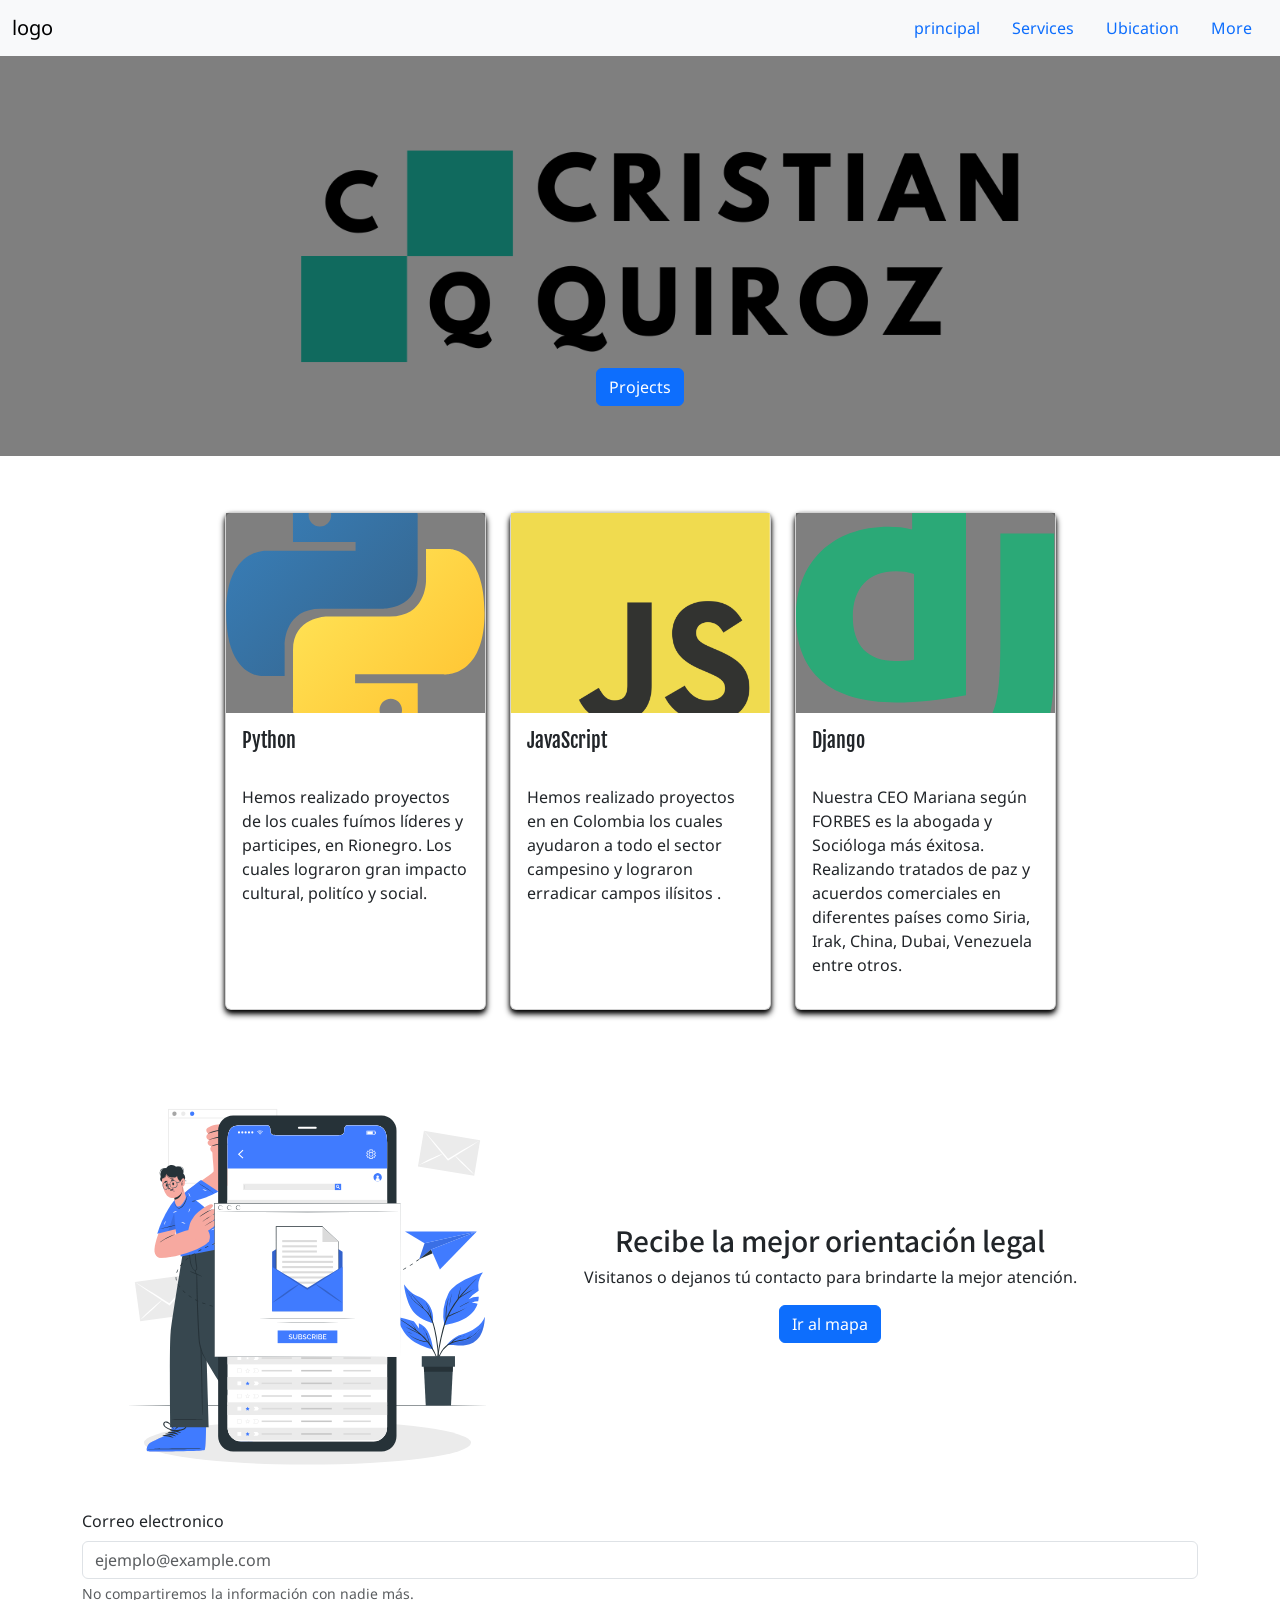
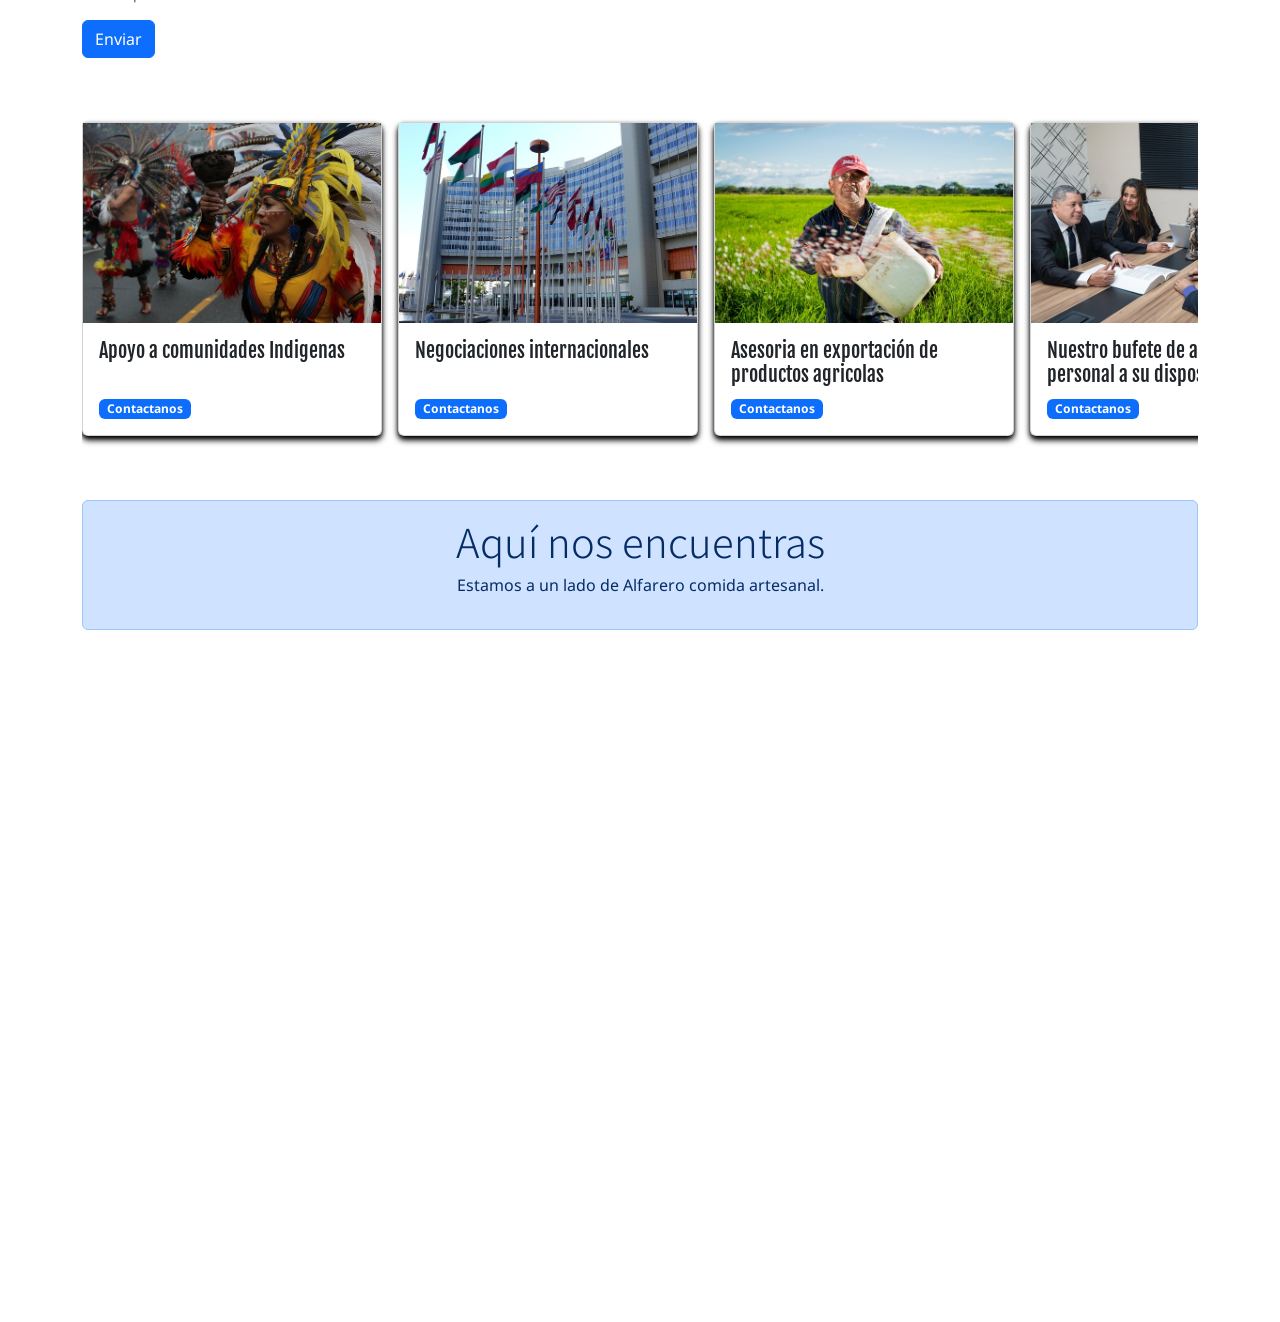
<file: index.html>
<!DOCTYPE html>
<html lang="en">
<head>
    <meta charset="UTF-8">
    <meta http-equiv="X-UA-Compatible" content="IE=edge">
    <meta name="viewport" content="width=device-width, initial-scale=1.0">
    <title>Cristian Quiroz</title>
    <link href="https://cdn.jsdelivr.net/npm/bootstrap@5.1.0/dist/css/bootstrap.min.css" rel="stylesheet" integrity="sha384-KyZXEAg3QhqLMpG8r+8fhAXLRk2vvoC2f3B09zVXn8CA5QIVfZOJ3BCsw2P0p/We" crossorigin="anonymous">
    <link rel="stylesheet" href="style.css">
    <link href="https://fonts.googleapis.com/css2?family=PT+Serif:ital@1&display=swap" rel="stylesheet"
    <link href="https://fonts.googleapis.com/css2?family=Noto+Sans&display=swap" rel="stylesheet">
    <link href="https://fonts.googleapis.com/css2?family=Fjalla+One&family=Noto+Sans&display=swap" rel="stylesheet">
    <link href="https://fonts.googleapis.com/css2?family=Noto+Sans+JP&display=swap" rel="stylesheet">
</head>
<body>
<header>
    <nav class="navbar navbar-expand-lg navbar-light bg-light">
        <div class="container-fluid">
          <a class="navbar-brand" href="index.html">logo</a>
            <ul class="nav ">
              <li class="nav-item">
                <a class="nav-link" href="index.html">principal</a>
              </li>
              <li class="nav-item">
                <a class="nav-link" href="#Servicios">Services</a>
              </li>
              <li class="nav-item">
                <a class="nav-link" href="#mapa">Ubication</a>
              </li>
              <li class="nav-item">
                <a class="nav-link" href="acercade.html">More</a>
              </li>
            </ul>
          </div>
    </nav>
    <div class="cover d-flex justify-content-md-end  d-flex align-items-center flex-column " style="padding: 50px;">
        <!-- <h1>
            Cristian Quiroz
        </h1>
        <p >
          <h3>web programmer with python and javascripts</h3> 
        </p> -->
        <a href="https://www.instagram.com/maribr_07/" class="btn btn-primary">Projects</a>
    </div>
</header>
<section>
    <div class = "container mt-5 mb-5">
    <div class = "row justify-content-center">

        <div class = "col  -12 col-sm-6 col-md-4 col-lg-3 mt-2">
            <div class="card">
                <div tittle = "Parque principal de Rionegro"class = "cover cover-small" style="background-image: url(python.svg) "  ></div>
                <div class="card-body">
                  <h5 class="card-title">Python </h5>
                  <p class="card-text">Hemos realizado  proyectos de los cuales fuímos líderes y participes, en Rionegro. Los cuales lograron gran impacto cultural, politíco y social.</p>

                </div>
              </div>
        </div>

    
        <div class = "col  -12 col-sm-6 col-md-4 col-lg-3 mt-2">
            <div class="card" >
                <div  tittle = "Campesino comolbiano "  class = "cover cover-small" style="background-image: url(js.png)" ></div>

                <div class="card-body">
                  <h5 class="card-title">JavaScript </h5>
                  <p class="card-text">Hemos realizado proyectos en  en Colombia los cuales ayudaron a todo el sector campesino y lograron erradicar campos ilísitos .</p>

                </div>
              </div>
        </div>

        <div class="col  -12 col-sm-6 col-md-4 col-lg-3 mt-2">
            <div class="card" >
                <div tittle = "Foto de mariana"class = "cover cover-small" style="background-image: url(django.svg)" ></div>

                <div class="card-body">
                  <h5 class="card-title">Django</h5> 
                  <p class="card-text">Nuestra CEO Mariana según FORBES es la  abogada y Socióloga más éxitosa. Realizando tratados de paz y acuerdos comerciales en  diferentes países como Siria, Irak, China, Dubai, Venezuela entre otros.</p>

                </div>
              </div>
        </div>
        </div>
    </div>
</section>
<section>
  <div class = "container mt-5 mb-5">
    <div class="row">
      <div class="col-12 col-sm-6 col-lg-5 " >
        <img src="NEWS.svg" alt="vector de email ">
        
      </div>
  
  <div class="col-12 col-sm-6 d-flex justify-content-center d-flex align-items-center flex-column">
    <h3>Recibe la mejor orientación legal</h3>
    <p>Visitanos o dejanos tú contacto para brindarte la mejor atención.
    </p>
    <a href="#mapa" class="btn btn-primary">Ir al mapa</a>
  </div>
  </div>
      <form action="">
        <form>
          <div class="d-flex-fill mr-2 ">
            <div class="mb-3">
              <label for="exampleInputEmail1" class="form-label">Correo electronico</label>
              <input type="email" class="form-control" id="exampleInputEmail1" placeholder="ejemplo@example.com">
              <div id="emailHelp" class="form-text">No compartiremos la información con nadie más.</div>
            </div>
            <button type="submit" class="btn btn-primary">
              Enviar
            </button>





          </div>
      </form>
  </div>
</section>
<section>

  <div class = "container mt-5 mb-5" id="Servicios">
    <div class = "product-stripe">
          <div class  ="stripe-container">
                      <div class="card" >
                        <div  tittle = "Indigena Colombiano"  class = "cover cover-small" style="background-image: url(native-2426448_640.jpg)" ></div>

                        <div class="card-body">
                          <h5 class="card-title">Apoyo a comunidades Indigenas </h5>
                          <span class="badge bg-primary">Contactanos</span>

                        </div>
                      </div>
                      <div class="card" >
                        <div  tittle = "onu "  class = "cover cover-small" style="background-image: url(onu.jpg)" ></div>

                        <div class="card-body">
                          <h5 class="card-title">Negociaciones internacionales </h5>
                          <span class="badge bg-primary">Contactanos</span>


                        </div>
                      </div>
                      <div class="card" >
                        <div  tittle = "Campesino comolbiano "  class = "cover cover-small" style="background-image: url(man-452904_640.jpg)" ></div>

                        <div class="card-body">
                          <h5 class="card-title">Asesoria en exportación de productos agricolas </h5>
                          <span class="badge bg-primary">Contactanos</span>


                        </div>
                      </div>
                      <div class="card" >
                        <div  tittle = "bufete de abogados"  class = "cover cover-small" style="background-image: url(right-4703926_640.jpg)" ></div>

                        <div class="card-body">
                          <h5 class="card-title"> Nuestro bufete de abogados y personal a su disposición </h5>
                          <span class="badge bg-primary">Contactanos</span>


                        </div>
                      </div>
          </div>
    </div>
  </div>
</section>
<section>
  <div class = "container mt-5 mb-5 text-center"   id="mapa">
    <div class="alert alert-primary" role="alert">
      <h4 class="display-6">Aquí nos encuentras </h4>
      <p>Estamos a un lado de Alfarero comida artesanal.</p>
    </div>

      <div class="responsive-iframe">   
        <iframe src="https://www.google.com/maps/embed?pb=!1m14!1m8!1m3!1d1983.4259948421889!2d-75.3906618!3d6.1505708!3m2!1i1024!2i768!4f13.1!3m3!1m2!1s0x8e469f5a09f020b7%3A0xf6b6cc13e6ee8698!2sAlfarero%20comida%20artesanal!5e0!3m2!1ses!2sco!4v1628432442955!5m2!1ses!2sco" width="600" height="450" style="border:0;" allowfullscreen="" loading="lazy"></iframe>  </div>
</section>
</body>
</html>
</file>
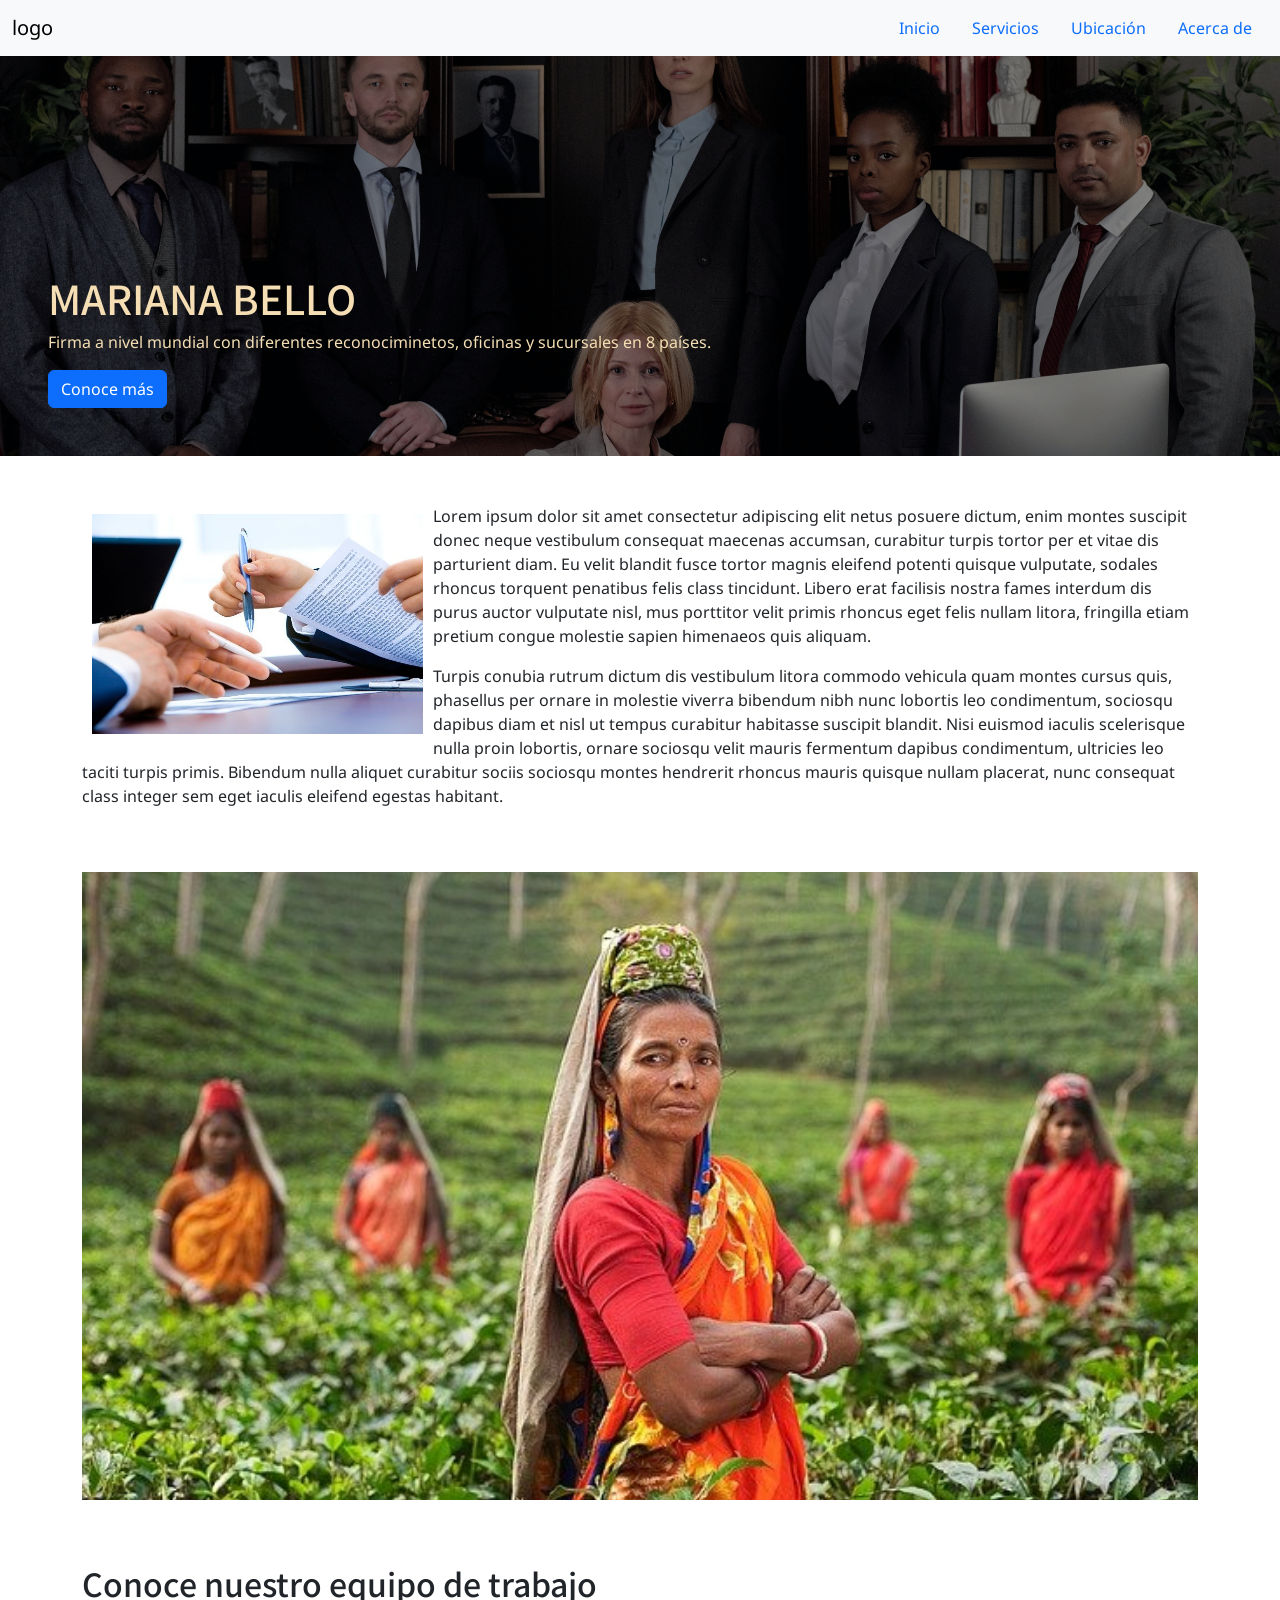
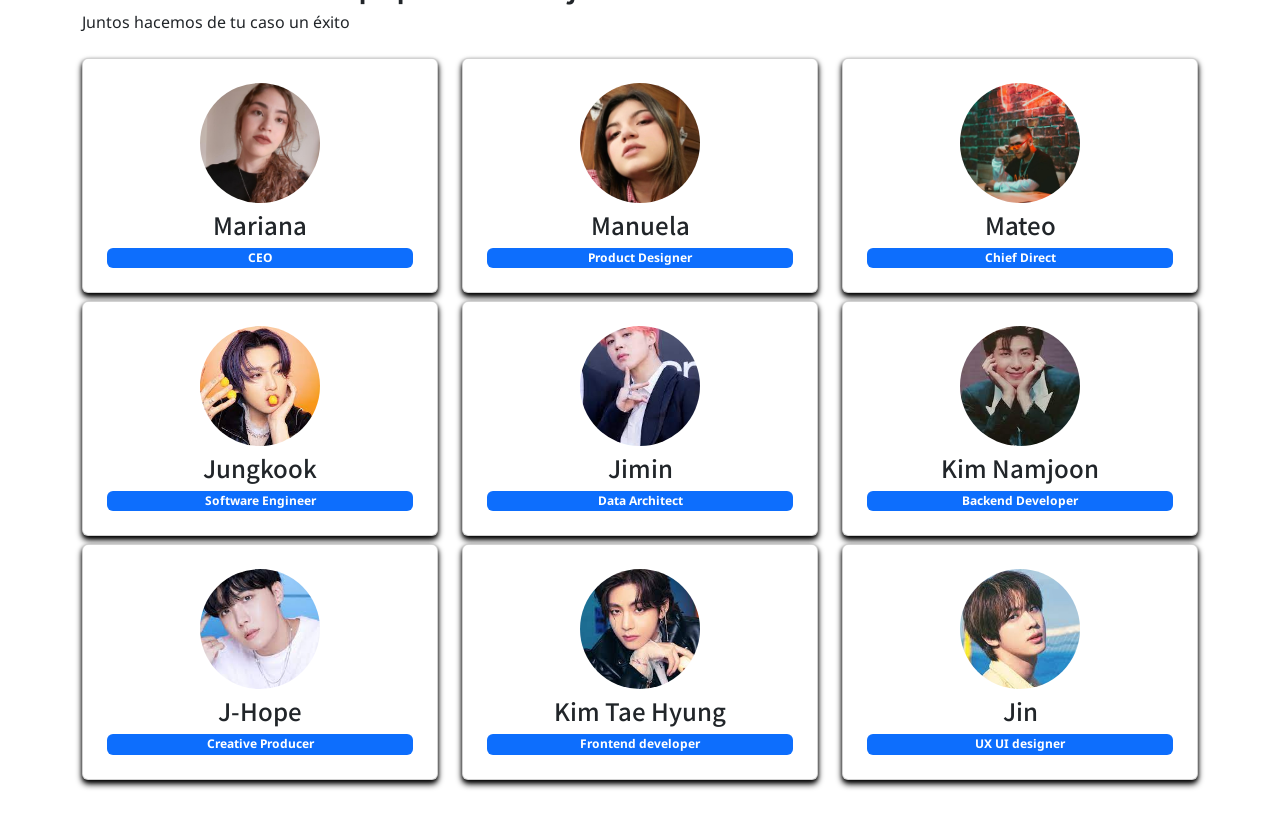
<file: acercade.html>
<html lang="en">
<head>
    <meta charset="UTF-8">
    <meta http-equiv="X-UA-Compatible" content="IE=edge">
    <meta name="viewport" content="width=device-width, initial-scale=1.0">
    <title>Mariana Bello</title>
    <link href="https://cdn.jsdelivr.net/npm/bootstrap@5.1.0/dist/css/bootstrap.min.css" rel="stylesheet" integrity="sha384-KyZXEAg3QhqLMpG8r+8fhAXLRk2vvoC2f3B09zVXn8CA5QIVfZOJ3BCsw2P0p/We" crossorigin="anonymous">
    <link rel="stylesheet" href="style.css">
    <link href="https://fonts.googleapis.com/css2?family=PT+Serif:ital@1&display=swap" rel="stylesheet"
    <link href="https://fonts.googleapis.com/css2?family=Noto+Sans&display=swap" rel="stylesheet">
    <link href="https://fonts.googleapis.com/css2?family=Fjalla+One&family=Noto+Sans&display=swap" rel="stylesheet">
    <link href="https://fonts.googleapis.com/css2?family=Noto+Sans+JP&display=swap" rel="stylesheet">
</head>
<body>
<header>
    <nav class="navbar navbar-expand-lg navbar-light bg-light">
        <div class="container-fluid">
          <a class="navbar-brand" href="index.html">logo</a>
            <ul class="nav ">
              <li class="nav-item">
                <a class="nav-link" href="index.html">Inicio</a>
              </li>
              <li class="nav-item">
                <a class="nav-link" href="index.html#Servicios">Servicios</a>
              </li>
              <li class="nav-item">
                <a class="nav-link" href="index.html#mapa">Ubicación</a>
              </li>
              <li class="nav-item">
                <a class="nav-link" href="acercade.html">Acerca de</a>
              </li>
            </ul>
          </div>
    </nav>
    <div class="cover d-flex justify-content-end align-items-start flex-column p-5" style= "background-image: url(bufete.jpg)">
        
        <h1>
            MARIANA BELLO 
        </h1>
        <p>
            Firma a nivel mundial con diferentes reconociminetos, oficinas y sucursales en 8 países.
        </p>
        <a href="https://www.instagram.com/maribr_07/" class="btn btn-primary">Conoce más</a>
    </div>
</header>
<section>
    <div class="container mt-5 mb-5">
        <img src="laptop-3196481_640.jpg"
        alt="firmando un contrato" 
        height="240"
        class="float-start ml-4"/>
        <p >
            Lorem ipsum dolor sit amet consectetur adipiscing elit netus posuere dictum, enim montes suscipit donec neque vestibulum consequat maecenas accumsan, curabitur turpis tortor per et vitae dis parturient diam. Eu velit blandit fusce tortor magnis eleifend potenti quisque vulputate, sodales rhoncus torquent penatibus felis class tincidunt. Libero erat facilisis nostra fames interdum dis purus auctor vulputate nisl, mus porttitor velit primis rhoncus eget felis nullam litora, fringilla etiam pretium congue molestie sapien himenaeos quis aliquam.
        </p>
        <p> Turpis conubia rutrum dictum dis vestibulum litora commodo vehicula quam montes cursus quis, phasellus per ornare in molestie viverra bibendum nibh nunc lobortis leo condimentum, sociosqu dapibus diam et nisl ut tempus curabitur habitasse suscipit blandit. Nisi euismod iaculis scelerisque nulla proin lobortis, ornare sociosqu velit mauris fermentum dapibus condimentum, ultricies leo taciti turpis primis. Bibendum nulla aliquet curabitur sociis sociosqu montes hendrerit rhoncus mauris quisque nullam placerat, nunc consequat class integer sem eget iaculis eleifend egestas habitant.</p>
    </div>
</section>
<section>  
    <div class="container mt-5 mb-5">
        <div class = "slider">
            <div class  ="slider-container">
                <div class  ="image-container" style="background-image: url(person-690245_640.jpg)"></div>
                <div class  ="image-container" style="background-image: url(marco-oriolesi-wqLGlhjr6Og-unsplash.jpg)"></div>
                <div class  ="image-container" style="background-image: url(paula-prieto-jJT8x2T8NHo-unsplash.jpg)"></div>
                <div class  ="image-container" style="background-image: url(campaign-creators-gMsnXqILjp4-unsplash\ \(1\).jpg)"></div>
            </div>
        </div>
    </div>
</section>
<section>
    <div class = "container mt-5 mb-5">
        <h2> Conoce nuestro equipo de trabajo</h2>
        <p>Juntos hacemos de tu caso un éxito</p>
        <div class="row">
            <div class="col-12 col-sm6 col-md-4 mt-2">
                <div class="card p-4 text-center">
                    <div class = "avatar rounded-circle inline-block" style="background-image: url(marianaceo.jpeg)">
                    </div>
                    <h4 class="mt-2">Mariana</h4>
                    <span class="badge bg-primary">CEO</span>

                </div>

            </div>
            <div class="col-12 col-sm6 col-md-4 mt-2">
                <div class="card p-4 text-center">
                    <div class = "avatar rounded-circle inline-block" style="background-image: url(manuela.jpeg)">
                    </div>
                    <h4 class="mt-2">Manuela</h4>
                    <span class="badge bg-primary">Product Designer</span>

                </div>

            </div>
            <div class="col-12 col-sm6 col-md-4 mt-2">
                <div class="card p-4 text-center">
                    <div class = "avatar rounded-circle inline-block" style="background-image: url(mateo.jpeg)">
                    </div>
                    <h4 class="mt-2">Mateo</h4>
                    <span class="badge bg-primary">Chief Direct</span>

                </div>

            </div>
            <div class="col-12 col-sm6 col-md-4 mt-2">
                <div class="card p-4 text-center">
                    <div class = "avatar rounded-circle inline-block" style="background-image: url([data-uri])">
                    </div>
                    <h4 class="mt-2">Jungkook</h4>
                    <span class="badge bg-primary">Software Engineer</span>
                </div>
            </div>
            <div class="col-12 col-sm6 col-md-4 mt-2">
                <div class="card p-4 text-center">
                    <div class = "avatar rounded-circle inline-block" style="background-image: url([data-uri])">
                    </div>
                    <h4 class="mt-2">Jimin</h4>
                    <span class="badge bg-primary">Data Architect</span>

                </div>

            </div>
            <div class="col-12 col-sm6 col-md-4 mt-2">
                <div class="card p-4 text-center">
                    <div class = "avatar rounded-circle inline-block" style="background-image: url([data-uri])">
                    </div>
                    <h4 class="mt-2">Kim Namjoon</h4>
                    <span class="badge bg-primary">Backend Developer</span>

                </div>

            </div>
            <div class="col-12 col-sm6 col-md-4 mt-2">
                <div class="card p-4 text-center">
                    <div class = "avatar rounded-circle inline-block" style="background-image: url([data-uri])">
                    </div>
                    <h4 class="mt-2">J-Hope</h4>
                    <span class="badge bg-primary">Creative Producer</span>

                </div>

            </div>
            <div class="col-12 col-sm6 col-md-4 mt-2">
                <div class="card p-4 text-center">
                    <div class = "avatar rounded-circle inline-block" style="background-image: url([data-uri])">
                    </div>
                    <h4 class="mt-2">Kim Tae Hyung</h4>
                    <span class="badge bg-primary">Frontend developer</span>

                </div>

            </div>
            <div class="col-12 col-sm6 col-md-4 mt-2">
                <div class="card p-4 text-center">
                    <div class = "avatar rounded-circle inline-block" style="background-image: url([data-uri])">
                    </div>
                    <h4 class="mt-2">Jin</h4>
                    <span class="badge bg-primary">UX UI designer </span>

                </div>

            </div>
        </div>
    </div>
</section>
</body>
</html>
</file>
<file: style.css>
body {
    margin: 0;
    font-family: 'Noto Sans', sans-serif;
}
h1,h2,h3,h4,h5,h6 {
    font-family: 'Noto Sans JP', sans-serif;
}

.cover {
    height: 400px;
    background-image: url(logo.png);
    background-size: cover;
    background-position: center;
    background-color: rgb(0,0,0,0.5);
    background-blend-mode: darken;
    color: wheat;
}
.cover-small {
    height: 200px;
    background-blend-mode: normal;

}

.card {
    border: 0 important;
    box-shadow: 0 4px 6px rgba(0,0,0,1), 0 2px 4px -1px rgba(0,0,0,0.86);
}
.card-title {
    min-height: 3rem;
    font-family: 'Fjalla One', sans-serif;
    
}
.card-text{
    min-height: 13rem;

}
.product-stripe , .slider{
    overflow-x: scroll;
    padding-top: 1rem;
    padding-bottom: 1rem;

}

.stripe-container , .slider-container{
    display: flex;
}
.stripe-container .card {
    width: 300px;
    flex-shrink: 0;
    margin-right: 1rem;

}
.responsive-iframe {
    position: relative;
        padding-top: 56.25%;

}
.responsive-iframe iframe{
    position: absolute;
    top: 0;
    left: 0;
    width: 100%;
    height: 100%;
}
img {
    padding: 10px;
    border:10px;
} 
.slider{
    overflow-x: hidden;

}
.slider-container{
    transform: translateX(0);
    animation: slider 8s infinite;
}

.image-container{
    width: 100%;
    padding-top: 56.25%;
    background-size: cover;
    background-position:center;
    flex-shrink: 0;
}
.avatar {
    width: 120px;
    height: 120px;
    background-size: cover;
    background-position:center;
margin: 0 auto;
}

@keyframes slider {
    0% {
        transform: translateX(0);
    }
    20%{
        transform: translateX(0);
    }
    25%{
        transform: translateX(-100%);
    }
    45%{
        transform: translateX(-100%);
    }
    50%{
        transform: translateX(-200%);
    }
    70%{
        transform: translateX(-200%);

    }
    75%{
        transform: translateX(-300%);

    }
    95%{
        transform: translateX(-300%);

    }
    100% {
        transform: translateX(0);
    }
}
</file>
